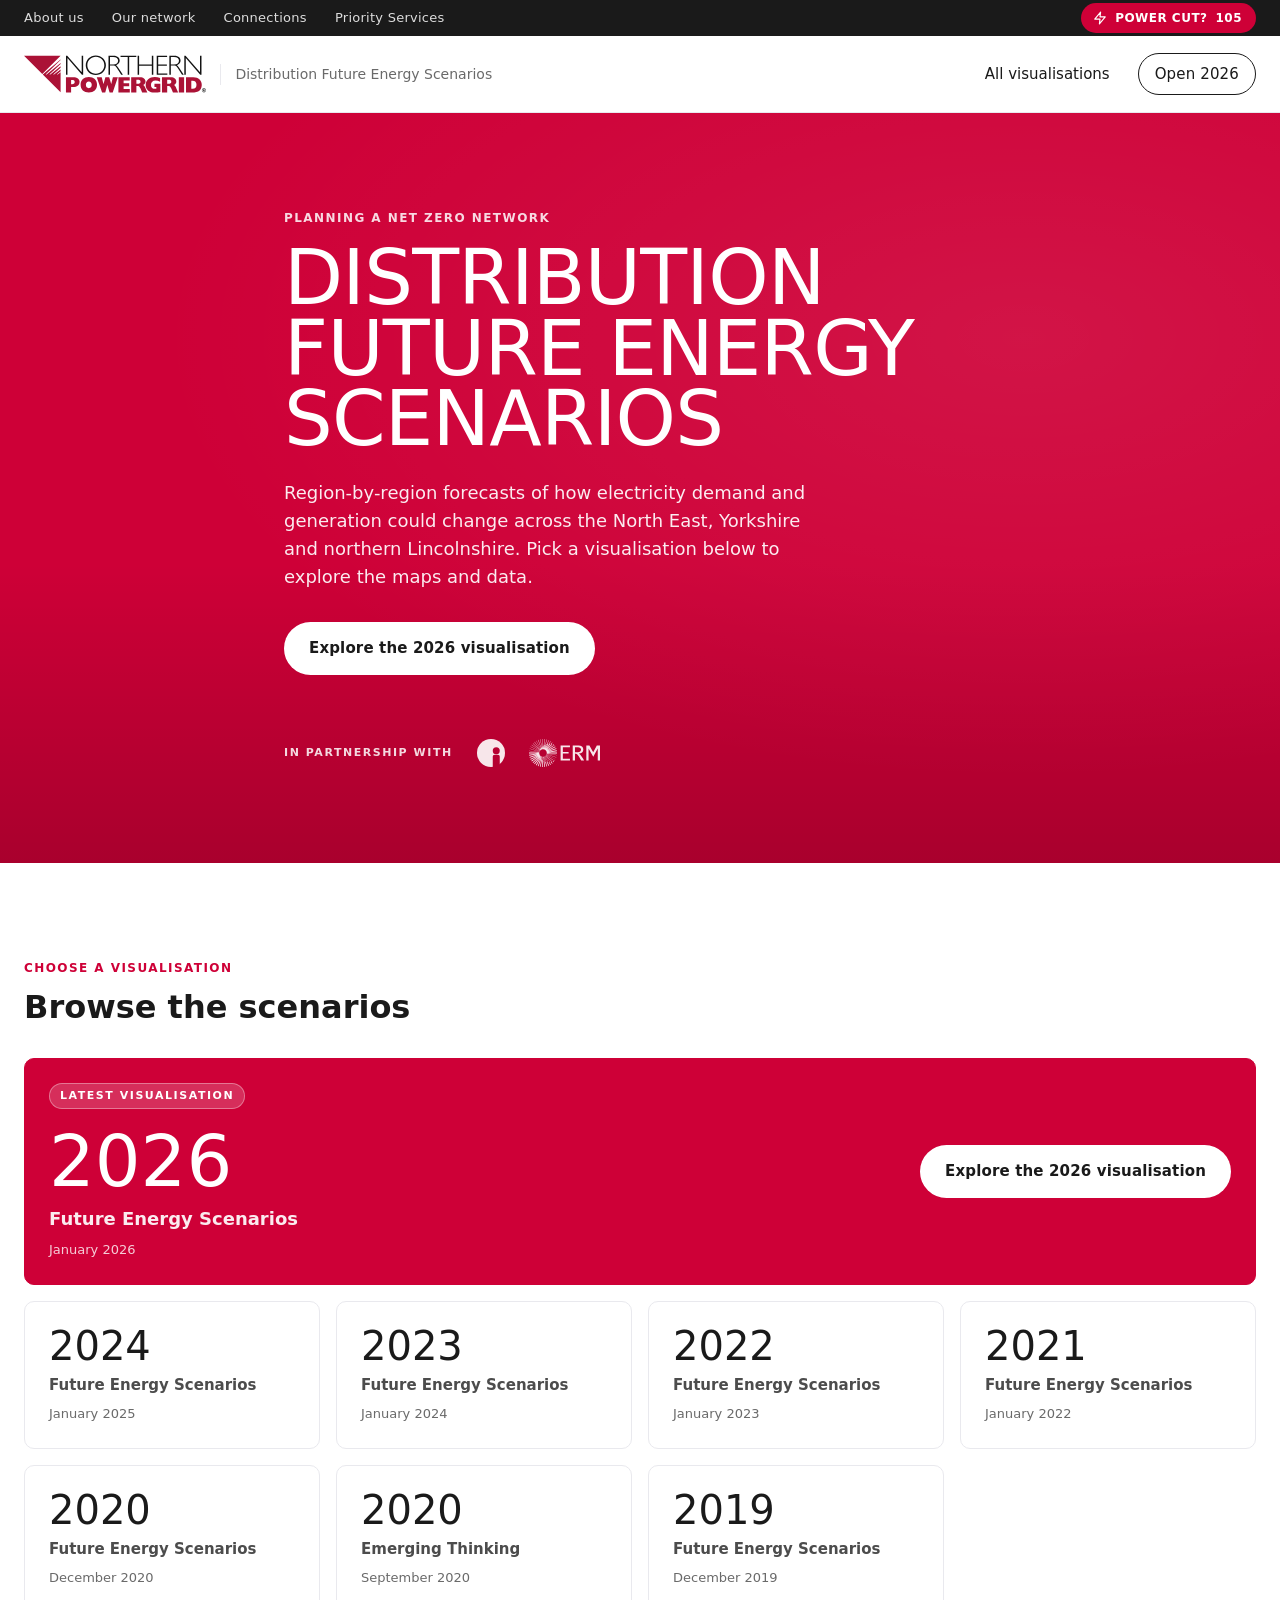
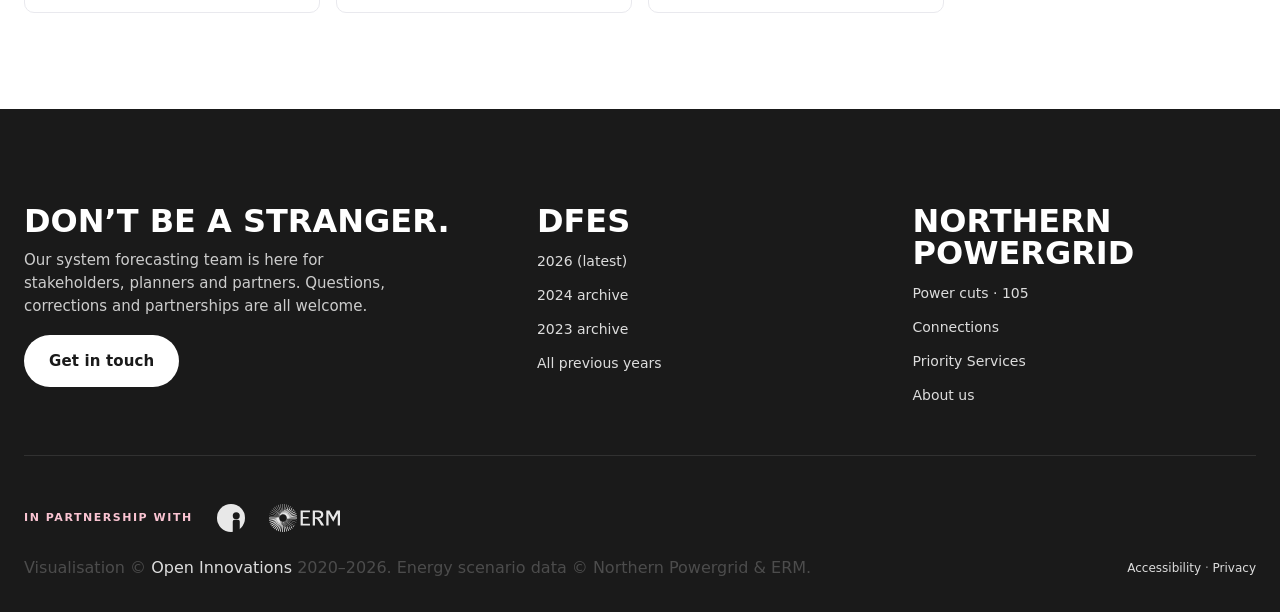
<file: index.html>
<!DOCTYPE html>
<html lang="en">
<head>
	<meta charset="utf-8" />
	<meta name="viewport" content="width=device-width" />
	<meta http-equiv="Content-Security-Policy" content="default-src 'self'; style-src 'self' 'unsafe-inline' https://fonts.googleapis.com; img-src 'self' data:; font-src 'self' https://fonts.gstatic.com; base-uri 'self'; form-action 'self';" />
	<title>Northern Powergrid Distribution Future Energy Scenarios</title>
	<link rel="icon" href="resources/icons/favicon.ico" sizes="any" />
	<link rel="icon" type="image/svg+xml" href="resources/icons/favicon.svg" />
	<link rel="icon" type="image/png" sizes="32x32" href="resources/icons/favicon-32.png" />
	<link rel="icon" type="image/png" sizes="16x16" href="resources/icons/favicon-16.png" />
	<link rel="apple-touch-icon" sizes="180x180" href="resources/icons/apple-touch-icon.png" />
	<link rel="manifest" href="resources/icons/site.webmanifest" />
	<meta name="theme-color" content="#ce0037" />
	<link rel="preconnect" href="https://fonts.googleapis.com" />
	<link rel="preconnect" href="https://fonts.gstatic.com" crossorigin />
	<link rel="stylesheet" href="resources/tokens.css" type="text/css" />
	<link rel="stylesheet" href="resources/landing.css" type="text/css" />
</head>
<body class="theme-a">

	<a class="skip-to-content" href="#main-content">Skip to content</a>

	<div class="utility-bar">
		<div class="holder">
			<div>
				<a href="https://www.northernpowergrid.com/about-us">About us</a>
				<a href="https://www.northernpowergrid.com/our-future-business-plan">Our network</a>
				<a href="https://www.northernpowergrid.com/connections-and-services">Connections</a>
				<a href="https://www.northernpowergrid.com/priority-services">Priority Services</a>
			</div>
			<a href="https://www.northernpowergrid.com/power-cuts" class="powercut">
				<svg width="12" height="12" viewBox="0 0 24 24" fill="none" stroke="currentColor" stroke-width="2" stroke-linecap="round" stroke-linejoin="round" aria-hidden="true"><polygon points="13 2 3 14 12 14 11 22 21 10 12 10 13 2"/></svg>
				Power cut? <span>105</span>
			</a>
		</div>
	</div>

	<header class="site-header">
		<div class="holder">
			<a href="./" class="brand">
				<img src="resources/npg-logo.svg" alt="Northern Powergrid" />
				<span class="breadcrumb">Distribution Future Energy Scenarios</span>
			</a>
			<nav class="site-nav" aria-label="Primary">
				<a href="#reports">All visualisations</a>
				<a href="2026-DFES/index.html" class="btn btn--outline btn--sm">Open 2026</a>
			</nav>
		</div>
	</header>

	<main id="main-content" tabindex="-1">

	<section class="hero">
		<div class="holder">
			<p class="eyebrow">Planning a net zero network</p>
			<h1>Distribution Future Energy Scenarios</h1>
			<p class="lede">Region-by-region forecasts of how electricity demand and generation could change across the North East, Yorkshire and northern Lincolnshire. Pick a visualisation below to explore the maps and data.</p>
			<div class="hero-cta">
				<a href="2026-DFES/index.html" class="btn btn--primary">Explore the 2026 visualisation</a>
			</div>
			<div class="partners">
				<span class="partner-eye">In partnership with</span>
				<div class="partner-row">
					<a href="https://open-innovations.org/" title="Open Innovations"><img alt="Open Innovations" src="resources/logos/oi-square-white.svg" /></a>
					<a href="https://www.erm.com/" title="ERM"><img alt="ERM" src="resources/logos/erm.svg" /></a>
				</div>
			</div>
		</div>
	</section>

	<section class="reports" id="reports">
		<div class="holder">
			<p class="eyebrow">Choose a visualisation</p>
			<h2>Browse the scenarios</h2>
			<div class="year-grid">
				<a class="year-card year-card--latest" href="2026-DFES/index.html">
					<span class="year-card__text">
						<span class="year-card__badge">Latest visualisation</span>
						<span class="year-card__num">2026</span>
						<span class="year-card__label">Future Energy Scenarios</span>
						<time datetime="2026-01">January 2026</time>
					</span>
					<span class="btn btn--primary">Explore the 2026 visualisation</span>
				</a>
				<a class="year-card" href="2024-DFES/index.html">
					<span class="year-card__num">2024</span>
					<span class="year-card__label">Future Energy Scenarios</span>
					<time datetime="2025-01">January 2025</time>
				</a>
				<a class="year-card" href="2023-DFES/index.html">
					<span class="year-card__num">2023</span>
					<span class="year-card__label">Future Energy Scenarios</span>
					<time datetime="2024-01">January 2024</time>
				</a>
				<a class="year-card" href="2022-DFES/index.html">
					<span class="year-card__num">2022</span>
					<span class="year-card__label">Future Energy Scenarios</span>
					<time datetime="2023-01">January 2023</time>
				</a>
				<a class="year-card" href="2021-DFES/index.html">
					<span class="year-card__num">2021</span>
					<span class="year-card__label">Future Energy Scenarios</span>
					<time datetime="2022-01">January 2022</time>
				</a>
				<a class="year-card" href="2020-DFES/index.html">
					<span class="year-card__num">2020</span>
					<span class="year-card__label">Future Energy Scenarios</span>
					<time datetime="2020-12">December 2020</time>
				</a>
				<a class="year-card" href="2020-emerging-thinking/index.html">
					<span class="year-card__num">2020</span>
					<span class="year-card__label">Emerging Thinking</span>
					<time datetime="2020-09">September 2020</time>
				</a>
				<a class="year-card" href="2019-DFES/index.html">
					<span class="year-card__num">2019</span>
					<span class="year-card__label">Future Energy Scenarios</span>
					<time datetime="2019-12">December 2019</time>
				</a>
			</div>
		</div>
	</section>

	</main>

	<footer class="site-footer">
		<div class="holder">
			<div class="footer-top">
				<div>
					<h4>Don&rsquo;t be a stranger.</h4>
					<p>Our system forecasting team is here for stakeholders, planners and partners. Questions, corrections and partnerships are all welcome.</p>
					<a href="mailto:System.Forecasting@Northernpowergrid.com?subject=Northern%20Powergrid%20DFES" class="btn btn--primary">Get in touch</a>
				</div>
				<div class="footer-col">
					<h4>DFES</h4>
					<ul>
						<li><a href="2026-DFES/index.html">2026 (latest)</a></li>
						<li><a href="2024-DFES/index.html">2024 archive</a></li>
						<li><a href="2023-DFES/index.html">2023 archive</a></li>
						<li><a href="#reports">All previous years</a></li>
					</ul>
				</div>
				<div class="footer-col">
					<h4>Northern Powergrid</h4>
					<ul>
						<li><a href="https://www.northernpowergrid.com/power-cuts">Power cuts &middot; 105</a></li>
						<li><a href="https://www.northernpowergrid.com/connections-and-services">Connections</a></li>
						<li><a href="https://www.northernpowergrid.com/priority-services">Priority Services</a></li>
						<li><a href="https://www.northernpowergrid.com/about-us">About us</a></li>
					</ul>
				</div>
			</div>

			<div class="partners">
				<span class="partner-eye">In partnership with</span>
				<div class="partner-row">
					<a href="https://open-innovations.org/" title="Open Innovations"><img alt="Open Innovations" src="resources/logos/oi-square-white.svg" /></a>
					<a href="https://www.erm.com/" title="ERM"><img alt="ERM" src="resources/logos/erm.svg" /></a>
				</div>
			</div>

			<div class="footer-bottom">
				<p>Visualisation &copy; <a href="https://open-innovations.org/">Open Innovations</a> 2020&ndash;2026. Energy scenario data &copy; Northern Powergrid &amp; ERM.</p>
				<div>
					<a href="https://www.northernpowergrid.com/accessibility">Accessibility</a> &middot; <a href="https://www.northernpowergrid.com/privacy">Privacy</a>
				</div>
			</div>
		</div>
	</footer>
</body>
</html>
</file>
<file: resources/tokens.css>
/* =====================================================================
   Northern Powergrid, Design Tokens + Typography
   Source: Northern Powergrid Brand Guidelines v1 / 2025
   ---------------------------------------------------------------------
   Raw palette aligns with the 2025 brand guide (NPG Red #CE0037, Warm
   Maroon #651D32, Procced Black #1A1A1A). Do NOT consume raw tokens
   inside components; consume semantic tokens (--text-color-1,
   --input-color-5 etc.) so the six-theme system works.

   Note: the live site themes.css still ships the pre-2025 hexes
   (#ab1236 etc). This system leads that update; in new design work,
   these are the correct values to use.
   ===================================================================== */

/* ------------------------------
   Fonts, confirmed by brand team
   Display: Bebas Neue, the heavy condensed UPPERCASE face
   ("POWERING AHEAD WHATEVER THE WEATHER", "DON'T BE A STRANGER").
   Body: DM Sans, the humanist sans-serif for UI, body, navigation.
   ------------------------------ */
@import url('https://fonts.googleapis.com/css2?family=Bebas+Neue&family=DM+Sans:opsz,wght@9..40,400;9..40,500;9..40,600;9..40,700&display=swap');

:root {
  /* || PRIMARY, NPG Red #CE0037 (Brand Guide 4.3) */
  --red-100: #ce0037;
  --red-90:  #d31a4b;
  --red-80:  #d8335f;
  --red-70:  #dd4d73;
  --red-60:  #e36b8b;
  --red-50:  #e98ca5;
  --red-40:  #efadbf;
  --red-30:  #f5ccd7;
  --red-20:  #f9e0e7;
  --red-10:  #fcf0f3;
  --red-5:   #fef7f9;

  /* || PRIMARY, Procced Black #1A1A1A (Brand Guide 4.3) */
  --black-100: #1a1a1a;
  --black-95:  #252525;
  --black-90:  #313131;
  --black-80:  #4c4c4c;
  --black-70:  #6a6a6a;
  --black-60:  #888888;
  --black-50:  #989898;
  --black-40:  #afafaf;
  --black-30:  #c6c6c6;
  --black-20:  #dddddd;
  --black-10:  #ededed;
  --black-5:   #f6f6f6;

  /* || SECONDARY, Warm Maroon #651D32 (Brand Guide 4.4)
     Token kept under `--purple-*` for back-compat with live themes.css. */
  --white: #ffffff;
  --purple-100: #651d32;
  --purple-90:  #77384b;
  --purple-80:  #8a5363;
  --purple-70:  #9c6e7c;
  --purple-60:  #af8994;
  --purple-50:  #c1a5ad;
  --purple-40:  #d4c0c6;
  --purple-30:  #e3d6da;
  --purple-20:  #f0e8eb;
  --purple-10:  #f7f4f5;
  --purple-5:   #fbf9fa;

  /* || SECONDARY, Steel Grey #B4B4B4 (Brand Guide 4.4) */
  --steel-grey: #b4b4b4;

  /* || ACCENT, Vivid Red / Warm Red family (Brand Guide 4.5, row 4)
     Exact 7-step ramp from the guide. Legacy `--pink-*` names retained. */
  --pink-100: #651d32;  /* Warm Maroon (darkest) */
  --pink-90:  #921938;  /* Warm Red */
  --pink-80:  #b70539;  /* Deep Red */
  --pink-70:  #e40046;  /* Vivid Red */
  --pink-60:  #ff4783;
  --pink-50:  #ff74a1;
  --pink-40:  #ffa3c0;
  --pink-30:  #fac4d2;  /* computed, guide stops at 7 */
  --pink-20:  #fcd7e1;  /* computed */
  --pink-10:  #fdebf0;  /* computed */
  --pink-5:   #fef4f6;  /* computed */

  /* Named aliases for the secondary reds, preferred for new work */
  --vivid-red:    #e40046;
  --deep-red:     #b70539;
  --warm-red:     #921938;
  --warm-maroon:  #651d32;

  /* || ACCENT, Data-viz palette (Brand Guide 4.5)
     Five families × 7 steps, for charts, highlights, complex content.
     Use sparingly and intentionally. */

  /* Golden Amber #FF8E01, warnings, highlights */
  --amber-100: #ff6f00;
  --amber-90:  #ff8e01;
  --amber-80:  #ffb200;
  --amber-70:  #fec107;
  --amber-60:  #ffd200;
  --amber-40:  #ffe981;
  --amber-20:  #fff4c2;

  /* Teal Green #38C598, success, positive, eco */
  --teal-100: #00594d;
  --teal-90:  #017766;
  --teal-80:  #028b77;
  --teal-70:  #31b39f;
  --teal-60:  #5dc1b4;
  --teal-40:  #8fdcce;
  --teal-20:  #d4fff6;

  /* Vivid Blue #0780FD, info, links in accent contexts */
  --blue-100: #002b56;
  --blue-90:  #0351a1;
  --blue-80:  #296dc4;
  --blue-70:  #0099ff;
  --blue-60:  #73b8fd;
  --blue-40:  #a4d0ff;
  --blue-20:  #d1e7ff;

  /* Soft Steel #5840FB, tech/innovation accent (brand guide swatch) */
  --soft-steel-100: #5840fb;

  /* Neutral Grey ramp (Brand Guide 4.5, row 5) */
  --neutral-100: #494949;
  --neutral-90:  #676767;
  --neutral-80:  #727272;
  --neutral-70:  #868686;
  --neutral-60:  #c5c5c5;
  --neutral-40:  #dedede;
  --neutral-20:  #eeeeee;

  /* Legacy Navy tokens, retained for live themes.css compatibility */
  --navy-100: #1e1e51;
  --navy-90:  #353562;
  --navy-80:  #4b4b74;
  --navy-70:  #626285;
  --navy-60:  #787897;
  --navy-50:  #8f8fa8;
  --navy-40:  #a5a5b9;
  --navy-30:  #bcbccb;
  --navy-25:  #f8f8fa;
  --navy-20:  #d2d2dc;
  --navy-10:  #e9e9ee;
  --navy-5:   #f4f4f7;

  /* || UTILITY (legacy), superseded by --teal-* for new work */
  --green-100: #3b7f81;
  --green-60:  #8fdcce;
  --green-40:  #c2ede5;
  --green-10:  #e8f8f6;

  --theme-d-background: #f6f6f6;

  /* || GRADIENT (Brand Guide 4.6)
     Maroon → Deep Red. Use sparingly as backdrop, not main content area. */
  --gradient-maroon-start: #480818;
  --gradient-deepred-end:  #a21033;
  --gradient-brand:    linear-gradient(135deg, #480818 0%, #a21033 100%);
  --gradient-brand-v:  linear-gradient(180deg, #480818 0%, #a21033 100%);
  --gradient-brand-h:  linear-gradient(90deg,  #480818 0%, #a21033 100%);

  /* || TYPOGRAPHY */
  --font-display: 'Bebas Neue', 'Barlow Condensed', 'Oswald', system-ui, sans-serif;
  --font-body:    'DM Sans', system-ui, -apple-system, 'Segoe UI', Roboto, sans-serif;

  /* Type scale */
  --fs-display: 64px;  --lh-display: 0.95;  --tr-display: -0.01em;
  --fs-h1:      44px;  --lh-h1:      1.02;  --tr-h1:      -0.01em;
  --fs-h2:      32px;  --lh-h2:      1.15;
  --fs-h3:      24px;  --lh-h3:      1.25;
  --fs-h4:      18px;  --lh-h4:      1.35;
  --fs-body-lg: 18px;  --lh-body-lg: 1.55;
  --fs-body:    16px;  --lh-body:    1.5;
  --fs-small:   14px;  --lh-small:   1.45;
  --fs-caption: 12px;  --lh-caption: 1.35;
  --fs-eyebrow: 12px;  --tr-eyebrow: 0.12em;

  /* Weights, Bebas Neue only ships 400 */
  --fw-display: 400;
  --fw-heavy: 700;
  --fw-bold: 700;
  --fw-semibold: 600;
  --fw-medium: 500;
  --fw-regular: 400;

  /* Spacing (4px base) */
  --sp-0:  0;
  --sp-1:  4px;
  --sp-2:  8px;
  --sp-3:  12px;
  --sp-4:  16px;
  --sp-5:  24px;
  --sp-6:  32px;
  --sp-7:  48px;
  --sp-8:  64px;
  --sp-9:  96px;
  --sp-10: 128px;

  /* Radius */
  --r-sm:   6px;   /* inputs, chips */
  --r-md:   10px;  /* cards */
  --r-lg:   16px;  /* large surfaces */
  --r-pill: 999px; /* primary CTAs */

  /* Elevation; almost always 'none' on NP. Cards use 1px border */
  --shadow-none: none;
  --shadow-sm:   0 1px 2px rgba(19,19,19,0.06);
  --shadow-md:   0 4px 12px rgba(19,19,19,0.08);
  --shadow-lg:   0 12px 32px rgba(19,19,19,0.12);

  /* Motion */
  --dur-fast:   150ms;
  --dur-normal: 200ms;
  --dur-slow:   300ms;
  --ease-std:   cubic-bezier(0.2, 0, 0, 1);
  --ease-enter: cubic-bezier(0, 0, 0, 1);
  --ease-exit:  cubic-bezier(0.4, 0, 1, 1);

  /* Layout */
  --max-content-width: 1280px;
  --gutter-desktop: 24px;
  --gutter-mobile:  16px;
  --min-tap-target: 44px;
}

/* =====================================================================
   THEMES, verbatim from production themes.css
   Every component consumes these semantic tokens, never raw palette.
   ===================================================================== */

.theme-a,
:root {
  --text-color-1:           var(--black-100);
  --text-color-2:           var(--black-80);
  --text-color-3:           var(--black-70);
  --text-color-disabled:    var(--black-50);
  --text-color-featured:    var(--red-100);
  --background-color:       var(--white);
  --background-color-breadcrumb: var(--purple-5);
  --bullet-color:           var(--purple-10);
  --download-link-border:   var(--black-100);
  --download-link-focus:    var(--purple-20);
  --featured-news-hover-background: var(--red-100);
  --timeline-color-1:       var(--purple-100);
  --timeline-color-2:       var(--white);
  --timeline-color-3:       var(--black-100);
  --bg-image-hover-background: var(--red-100);
  --carousel-navigation-color: var(--navy-10);
  --card-border-color:      var(--navy-10);
  --input-color-1:          var(--white);
  --input-color-2:          var(--black-100);
  --input-color-3:          var(--navy-20);
  --input-color-4:          var(--purple-20);
  --input-color-5:          var(--red-100);
  --input-color-6:          var(--black-60);
  --input-color-7:          var(--navy-5);
}
.theme-a { background-color: var(--background-color); }

.theme-b {
  --text-color-1:           var(--white);
  --text-color-2:           var(--black-10);
  --text-color-3:           var(--black-10);
  --text-color-disabled:    var(--black-40);
  --background-color:       var(--black-100);
  --background-color-breadcrumb: var(--black-90);
  --bullet-color:           var(--black-80);
  --download-link-border:   var(--white);
  --download-link-focus:    var(--purple-20);
  --timeline-color-1:       var(--red-20);
  --timeline-color-2:       var(--black-100);
  --timeline-color-3:       var(--black-50);
  --carousel-navigation-color: var(--black-80);
  --card-border-color:      var(--black-80);
  background-color: var(--background-color);
}

.theme-c {
  --text-color-1:           var(--white);
  --text-color-2:           var(--white);
  --text-color-3:           var(--white);
  --text-color-disabled:    var(--red-30);
  --background-color:       var(--red-100);
  --background-color-breadcrumb: var(--red-90);
  --bullet-color:           var(--red-80);
  --download-link-border:   var(--white);
  --download-link-focus:    var(--purple-20);
  --timeline-color-1:       var(--white);
  --timeline-color-2:       var(--black-100);
  --timeline-color-3:       var(--red-50);
  --featured-news-hover-background: var(--black-100);
  --carousel-navigation-color: var(--red-50);
  --card-border-color:      var(--red-70);
  --bg-image-hover-background: var(--black-100);
  background-color: var(--background-color);
}

.theme-d {
  --text-color-1:           var(--black-100);
  --text-color-2:           var(--black-80);
  --text-color-3:           var(--black-70);
  --text-color-disabled:    var(--black-50);
  --background-color:       var(--theme-d-background);
  --background-color-breadcrumb: var(--navy-5);
  --bullet-color:           var(--purple-10);
  --download-link-border:   var(--black-100);
  --download-link-focus:    var(--purple-20);
  --timeline-color-1:       var(--purple-100);
  --timeline-color-2:       var(--white);
  --timeline-color-3:       var(--black-100);
  --carousel-navigation-color: var(--navy-30);
  --card-border-color:      var(--navy-10);
  --input-color-1:          var(--white);
  --input-color-2:          var(--black-100);
  --input-color-3:          var(--navy-20);
  --input-color-4:          var(--purple-20);
  --input-color-5:          var(--red-100);
  --input-color-6:          var(--black-60);
  --input-color-7:          var(--navy-10);
  background-color: var(--background-color);
}

.theme-e {
  --text-color-1:           var(--black-100);
  --text-color-2:           var(--black-80);
  --text-color-3:           var(--black-70);
  --text-color-disabled:    var(--black-50);
  --background-color:       var(--pink-5);
  --background-color-breadcrumb: var(--pink-10);
  --bullet-color:           var(--pink-10);
  --download-link-border:   var(--black-100);
  --download-link-focus:    var(--purple-20);
  --timeline-color-1:       var(--purple-100);
  --timeline-color-2:       var(--white);
  --timeline-color-3:       var(--black-100);
  --carousel-navigation-color: var(--navy-30);
  --card-border-color:      var(--purple-10);
  --input-color-1:          var(--white);
  --input-color-2:          var(--black-100);
  --input-color-3:          var(--purple-20);
  --input-color-4:          var(--purple-20);
  --input-color-5:          var(--red-100);
  --input-color-6:          var(--black-60);
  --input-color-7:          var(--purple-10);
  background-color: var(--background-color);
}

.theme-background-image {
  --text-color-1:           var(--white);
  --text-color-2:           var(--white);
  --text-color-3:           var(--white);
  --text-color-disabled:    var(--black-50);
  --text-color-featured:    var(--red-20);
  --background-color:       transparent;
  --background-color-breadcrumb: var(--purple-5);
  --bullet-color:           var(--purple-10);
  --download-link-border:   var(--black-100);
  --download-link-focus:    var(--purple-20);
}

/* Collapse adjacent same-theme sections' vertical rhythm */
.main-page-content > :not(#breadcrumbs-container).theme-a + .theme-a,
.main-page-content > :not(#breadcrumbs-container).theme-b + .theme-b,
.main-page-content > :not(#breadcrumbs-container).theme-c + .theme-c,
.main-page-content > :not(#breadcrumbs-container).theme-d + .theme-d,
.main-page-content > :not(#breadcrumbs-container).theme-e + .theme-e {
  padding-top: 0;
  margin-top: 0;
}

/* =====================================================================
   Semantic type classes; use these instead of ad-hoc font rules
   ===================================================================== */
body {
  font-family: var(--font-body);
  font-size: var(--fs-body);
  line-height: var(--lh-body);
  color: var(--text-color-1);
  background: var(--background-color);
  -webkit-font-smoothing: antialiased;
  -moz-osx-font-smoothing: grayscale;
}

.display,
.display-text {
  font-family: var(--font-display);
  font-weight: var(--fw-display);
  font-size: var(--fs-display);
  line-height: var(--lh-display);
  letter-spacing: var(--tr-display);
  text-transform: uppercase;
  color: var(--text-color-1);
  margin: 0;
}

h1, .h1, .heading-text {
  font-family: var(--font-display);
  font-weight: var(--fw-display);
  font-size: var(--fs-h1);
  line-height: var(--lh-h1);
  letter-spacing: var(--tr-h1);
  text-transform: uppercase;
  color: var(--text-color-1);
  margin: 0;
}

h2, .h2 {
  font-family: var(--font-display);
  font-weight: var(--fw-heavy);
  font-size: var(--fs-h2);
  line-height: var(--lh-h2);
  color: var(--text-color-1);
  margin: 0;
}

h3, .h3 {
  font-family: var(--font-body);
  font-weight: var(--fw-bold);
  font-size: var(--fs-h3);
  line-height: var(--lh-h3);
  color: var(--text-color-1);
  margin: 0;
}

h4, .h4, .subheading-text {
  font-family: var(--font-body);
  font-weight: var(--fw-semibold);
  font-size: var(--fs-h4);
  line-height: var(--lh-h4);
  color: var(--text-color-2);
  margin: 0;
}

p, .body-text, .list-item {
  font-family: var(--font-body);
  font-size: var(--fs-body);
  line-height: var(--lh-body);
  color: var(--text-color-2);
  margin: 0;
}

.body-lg {
  font-size: var(--fs-body-lg);
  line-height: var(--lh-body-lg);
}

.small {
  font-size: var(--fs-small);
  line-height: var(--lh-small);
}

.caption {
  font-size: var(--fs-caption);
  line-height: var(--lh-caption);
  color: var(--text-color-3);
}

.eyebrow {
  font-family: var(--font-body);
  font-weight: var(--fw-bold);
  font-size: var(--fs-eyebrow);
  letter-spacing: var(--tr-eyebrow);
  text-transform: uppercase;
  color: var(--text-color-featured, var(--text-color-2));
  margin: 0 0 var(--sp-3) 0;
}

.text-featured {
  --text-color-1: var(--text-color-featured);
  --text-color-2: var(--text-color-featured);
  color: var(--text-color-featured);
}

/* Bullet (used inside text blocks per source CSS) */
.bullet { background-color: var(--bullet-color); }
</file>
<file: resources/landing.css>
/* DFES landing page chrome, built on the 2026 design tokens */

* { box-sizing: border-box; }
html, body { margin: 0; padding: 0; }
html { color-scheme: light; }
img { display: block; max-width: 100%; }
a { color: inherit; }

/* Skip to content link, off-screen until it receives keyboard focus */
.skip-to-content {
  position: absolute;
  left: 8px;
  top: -56px;
  z-index: 2000;
  padding: 10px 16px;
  background: var(--black-100);
  color: var(--white);
  border-radius: var(--r-sm);
  font: inherit;
  font-weight: 600;
  text-decoration: none;
}
.skip-to-content:focus {
  top: 8px;
}

.holder {
  width: 100%;
  max-width: 1280px;
  margin: 0 auto;
  padding: 0 var(--sp-5);
}

/* utility bar */
.utility-bar {
  background: var(--black-100);
  color: var(--white);
  font-size: 13px;
}
.utility-bar .holder {
  display: flex;
  align-items: center;
  justify-content: space-between;
  height: 36px;
}
.utility-bar a {
  color: rgba(255,255,255,0.85);
  text-decoration: none;
  margin-left: var(--sp-5);
  font-weight: 500;
  letter-spacing: 0.02em;
  transition: color var(--dur-normal) var(--ease-std);
}
.utility-bar > .holder > div > a:first-child { margin-left: 0; }
.utility-bar a:hover { color: var(--white); }
.utility-bar .powercut {
  display: inline-flex;
  align-items: center;
  gap: 8px;
  margin-left: 0;
  background: var(--red-100);
  color: var(--white);
  padding: 6px 14px 6px 12px;
  border-radius: var(--r-pill);
  font-weight: 700;
  font-size: 12px;
  letter-spacing: 0.04em;
  text-transform: uppercase;
  transition: background var(--dur-normal) var(--ease-std);
}
@media (hover: hover) { .utility-bar .powercut:hover { background: var(--black-100); color: var(--white); } }
.utility-bar .powercut svg { width: 14px; height: 14px; }

/* site header */
.site-header {
  background: var(--white);
  border-bottom: 1px solid var(--navy-10);
  position: sticky;
  top: 0;
  z-index: 1050;
}
.site-header .holder {
  display: flex;
  align-items: center;
  justify-content: space-between;
  height: 76px;
}
.brand {
  display: inline-flex;
  align-items: center;
  gap: 14px;
  text-decoration: none;
}
.brand img { height: 38px; width: auto; }
.brand .breadcrumb {
  color: var(--black-70);
  font-size: 14px;
  border-left: 1px solid var(--navy-10);
  padding-left: 14px;
  font-weight: 500;
}
.site-nav {
  display: flex;
  align-items: center;
  gap: 28px;
}
.site-nav a {
  color: var(--black-100);
  text-decoration: none;
  font-weight: 500;
  font-size: 15px;
}
.site-nav a:hover { color: var(--red-100); }

/* buttons */
.btn {
  display: inline-flex;
  align-items: center;
  justify-content: center;
  gap: 10px;
  padding: 14px 24px;
  border-radius: var(--r-pill);
  font-family: var(--font-body);
  font-weight: 600;
  font-size: 15px;
  text-decoration: none;
  letter-spacing: 0.01em;
  transition: background var(--dur-normal) var(--ease-std), color var(--dur-normal) var(--ease-std), border-color var(--dur-normal) var(--ease-std), transform var(--dur-fast);
  border: 1.5px solid transparent;
  white-space: nowrap;
}
.btn:active { transform: translateY(1px); }
.btn--primary { background: var(--white); color: var(--black-100); }
@media (hover: hover) { .btn--primary:hover { background: var(--black-100); color: var(--white); } }
@media (hover: hover) { .site-footer .btn--primary:hover { background: var(--warm-maroon); color: var(--white); } }
.btn--dark { background: var(--black-100); color: var(--white); }
@media (hover: hover) { .btn--dark:hover { background: var(--red-100); color: var(--white); } }
.btn--outline { background: transparent; color: var(--black-100); border-color: var(--black-100); }
@media (hover: hover) {
  .btn--outline:hover,
  .site-nav a.btn--outline:hover { background: var(--red-10); color: var(--red-100); border-color: var(--red-100); }
}
.btn--sm { padding: 9px 16px; font-size: 13px; gap: 6px; }

/* hero */
.hero {
  position: relative;
  background: var(--red-100);
  color: var(--white);
  overflow: hidden;
  isolation: isolate;
}
.hero::after {
  content: "";
  position: absolute; inset: 0;
  background: radial-gradient(ellipse at 80% 30%, rgba(255,255,255,0.08), transparent 60%),
              linear-gradient(180deg, transparent 60%, rgba(0,0,0,0.18));
  pointer-events: none;
  z-index: 1;
}
.hero .holder {
  position: relative;
  z-index: 2;
  padding-top: var(--sp-9);
  padding-bottom: var(--sp-9);
  max-width: 760px;
}
.hero .eyebrow {
  color: rgba(255,255,255,0.85);
  margin-bottom: var(--sp-4);
}
.hero h1 {
  color: var(--white);
  font-size: clamp(48px, 6vw, 88px);
  line-height: 0.92;
  margin-bottom: var(--sp-5);
}
.hero p.lede {
  color: rgba(255,255,255,0.92);
  font-size: 18px;
  line-height: 1.55;
  max-width: 540px;
  margin-bottom: var(--sp-6);
}
.hero-cta { display: flex; gap: var(--sp-3); flex-wrap: wrap; }
.hero .partners { margin-top: var(--sp-8); margin-bottom: 0; }
.hero .partners .partner-eye { color: rgba(255,255,255,0.85); }

/* report cards */
.reports {
  background: var(--background-color);
  padding-top: var(--sp-9);
  padding-bottom: var(--sp-9);
}
.reports .eyebrow { color: var(--red-100); }
.reports h2 { margin-bottom: var(--sp-6); }
.year-grid {
  display: grid;
  grid-template-columns: repeat(auto-fill, minmax(240px, 1fr));
  gap: var(--sp-4);
}
.year-card {
  display: flex;
  flex-direction: column;
  gap: var(--sp-2);
  padding: var(--sp-5);
  border: 1px solid var(--card-border-color);
  border-radius: var(--r-md);
  background: var(--white);
  color: var(--text-color-1);
  text-decoration: none;
  transition: border-color var(--dur-normal) var(--ease-std), transform var(--dur-normal) var(--ease-std);
}
@media (hover: hover) { .year-card:hover { border-color: var(--red-100); transform: translateY(-2px); } }
.year-card__num { font-family: var(--font-display); font-size: 40px; line-height: 1; }
.year-card__label { font-weight: 600; font-size: 15px; color: var(--text-color-2); }
.year-card time { font-size: 13px; color: var(--text-color-3); }

/* featured latest report */
.year-card--latest {
  grid-column: 1 / -1;
  flex-direction: row;
  align-items: center;
  justify-content: space-between;
  flex-wrap: wrap;
  gap: var(--sp-5);
  background: var(--red-100);
  border-color: var(--red-100);
  color: var(--white);
}
@media (hover: hover) { .year-card--latest:hover { border-color: var(--white); transform: translateY(-2px); } }
.year-card--latest .year-card__text { display: flex; flex-direction: column; gap: var(--sp-2); }
.year-card--latest .year-card__badge {
  align-self: flex-start;
  font-size: 11px;
  font-weight: 700;
  letter-spacing: 0.14em;
  text-transform: uppercase;
  color: var(--white);
  background: rgba(255,255,255,0.18);
  border: 1px solid rgba(255,255,255,0.35);
  padding: 4px 10px;
  border-radius: var(--r-pill);
  margin-bottom: var(--sp-2);
}
.year-card--latest .year-card__num { font-size: 72px; }
.year-card--latest .year-card__label { color: rgba(255,255,255,0.92); font-size: 18px; }
.year-card--latest time { color: rgba(255,255,255,0.8); }

/* footer */
.site-footer {
  background: var(--black-100);
  color: var(--white);
  padding-top: var(--sp-9);
  padding-bottom: var(--sp-6);
}
.footer-top {
  display: grid;
  grid-template-columns: 1.4fr 1fr 1fr;
  gap: var(--sp-6);
  margin-bottom: var(--sp-7);
  padding-bottom: var(--sp-7);
  border-bottom: 1px solid rgba(255,255,255,0.1);
}
.footer-top h4 {
  font-family: var(--font-display);
  font-size: 32px;
  line-height: 1;
  margin-bottom: var(--sp-3);
  color: var(--white);
  text-transform: uppercase;
}
.footer-top p { color: rgba(255,255,255,0.78); font-size: 15px; line-height: 1.55; max-width: 380px; margin-bottom: var(--sp-4); }
.footer-col ul { list-style: none; margin: 0; padding: 0; display: flex; flex-direction: column; gap: 10px; }
.footer-col a { color: rgba(255,255,255,0.85); text-decoration: none; font-size: 14px; font-weight: 500; }
.footer-col a:hover { color: var(--white); text-decoration: underline; }
.partners {
  display: flex;
  align-items: center;
  gap: var(--sp-5);
  margin-bottom: var(--sp-5);
}
.partners .partner-eye { font-size: 11px; letter-spacing: 0.14em; text-transform: uppercase; color: var(--pink-30); font-weight: 700; }
.partners .partner-row { display: flex; gap: var(--sp-5); align-items: center; }
.partners .partner-row img { height: 28px; opacity: 0.9; }
.footer-bottom {
  display: flex;
  justify-content: space-between;
  align-items: center;
  font-size: 12px;
  color: rgba(255,255,255,0.6);
  flex-wrap: wrap;
  gap: var(--sp-3);
}
.footer-bottom a { color: rgba(255,255,255,0.85); text-decoration: none; }
.footer-bottom a:hover { color: var(--white); }

/* responsive */
@media (max-width: 840px) {
  .footer-top { grid-template-columns: 1fr; }
  .site-header .holder { padding-top: 12px; padding-bottom: 12px; gap: 14px; }
  .brand .breadcrumb { display: none; }
  .site-nav { gap: 16px; }
  .site-nav a { font-size: 14px; }
  .site-nav .btn { padding: 6px 12px; font-size: 13px; }
  .year-card--latest .year-card__num { font-size: 56px; }
}
@media (max-width: 560px) {
  .site-nav a:not(.btn) { display: none; }
  .utility-bar .holder > div { display: none; }
  .utility-bar .powercut { margin-left: auto; }
}
</file>
